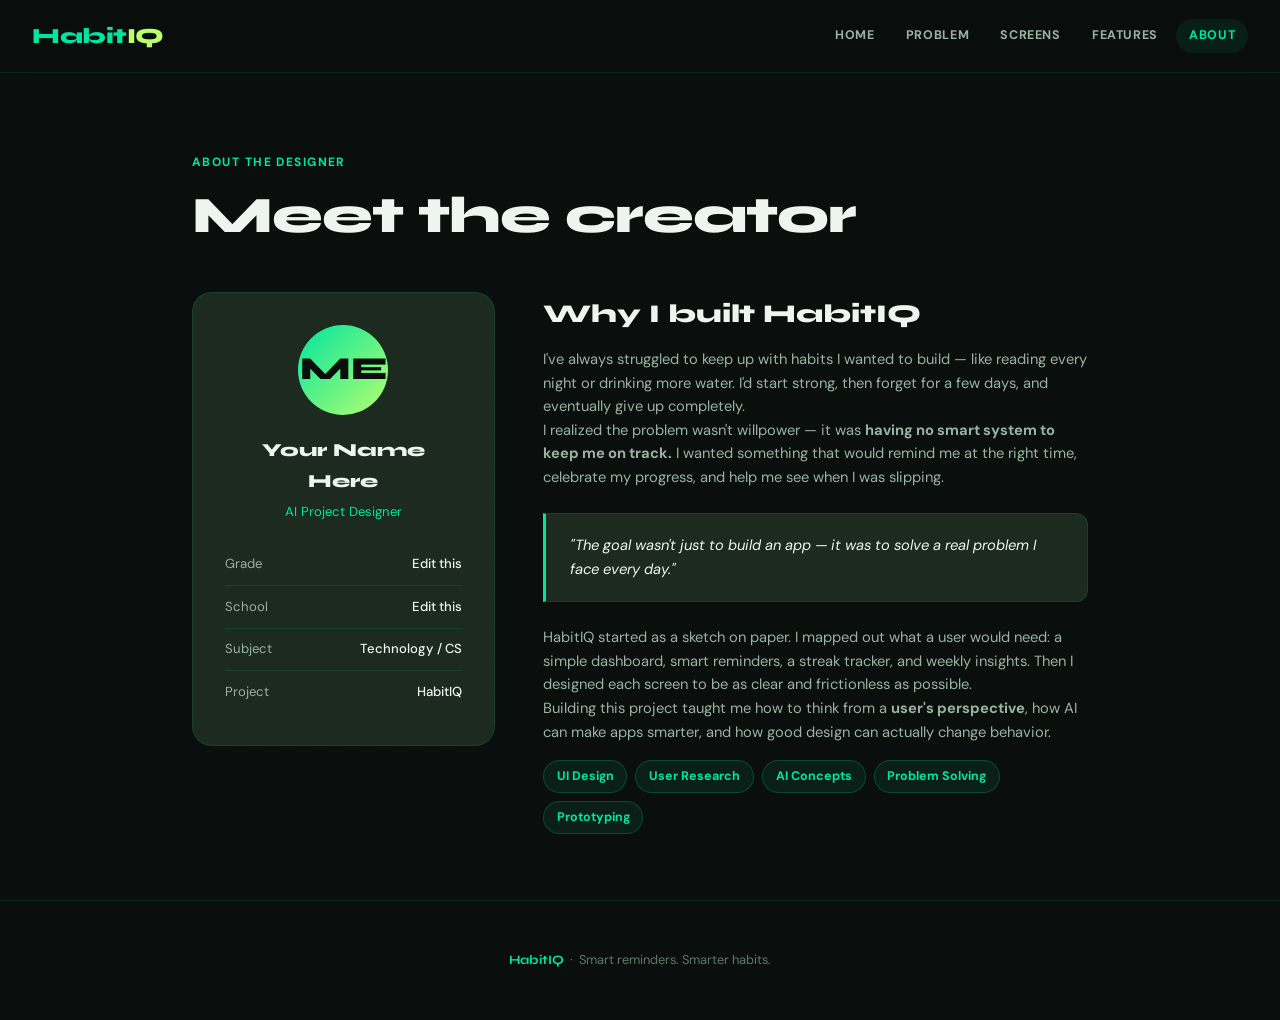
<file: about.html>
<!DOCTYPE html>
<html lang="en">
<head>
<meta charset="UTF-8">
<meta name="viewport" content="width=device-width, initial-scale=1.0">
<title>HabitIQ — About the Designer</title>
<link rel="stylesheet" href="style.css">
</head>
<body>
<div class="dot-bg"></div>
<nav>
  <a class="nav-logo" href="index.html">Habit<span>IQ</span></a>
  <div class="nav-links">
    <a href="index.html">Home</a>
    <a href="problem.html">Problem</a>
    <a href="screens.html">Screens</a>
    <a href="features.html">Features</a>
    <a href="about.html" class="active">About</a>
  </div>
</nav>

<div class="page-wrap">
  <div class="section">
    <div class="section-eyebrow">About the designer</div>
    <h1 class="section-title">Meet the creator</h1>

    <div class="about-layout">
      <div class="about-card">
        <div class="about-avatar">ME</div>
        <div class="about-name">Your Name Here</div>
        <div class="about-role">AI Project Designer</div>
        <div style="text-align:left;margin-top:1rem;">
          <div class="about-detail"><span>Grade</span><span>Edit this</span></div>
          <div class="about-detail"><span>School</span><span>Edit this</span></div>
          <div class="about-detail"><span>Subject</span><span>Technology / CS</span></div>
          <div class="about-detail"><span>Project</span><span>HabitIQ</span></div>
        </div>
      </div>

      <div class="about-story">
        <h2>Why I built HabitIQ</h2>
        <p>I've always struggled to keep up with habits I wanted to build — like reading every night or drinking more water. I'd start strong, then forget for a few days, and eventually give up completely.</p>
        <p>I realized the problem wasn't willpower — it was <strong>having no smart system to keep me on track.</strong> I wanted something that would remind me at the right time, celebrate my progress, and help me see when I was slipping.</p>
        <div class="quote-block">
          <p>"The goal wasn't just to build an app — it was to solve a real problem I face every day."</p>
        </div>
        <p>HabitIQ started as a sketch on paper. I mapped out what a user would need: a simple dashboard, smart reminders, a streak tracker, and weekly insights. Then I designed each screen to be as clear and frictionless as possible.</p>
        <p>Building this project taught me how to think from a <strong>user's perspective</strong>, how AI can make apps smarter, and how good design can actually change behavior.</p>
        <div class="skills-row">
          <span class="skill-badge">UI Design</span>
          <span class="skill-badge">User Research</span>
          <span class="skill-badge">AI Concepts</span>
          <span class="skill-badge">Problem Solving</span>
          <span class="skill-badge">Prototyping</span>
        </div>
      </div>
    </div>
  </div>
</div>

<footer><strong>HabitIQ</strong> &nbsp;·&nbsp; Smart reminders. Smarter habits.</footer>
</body>
</html>
</file>
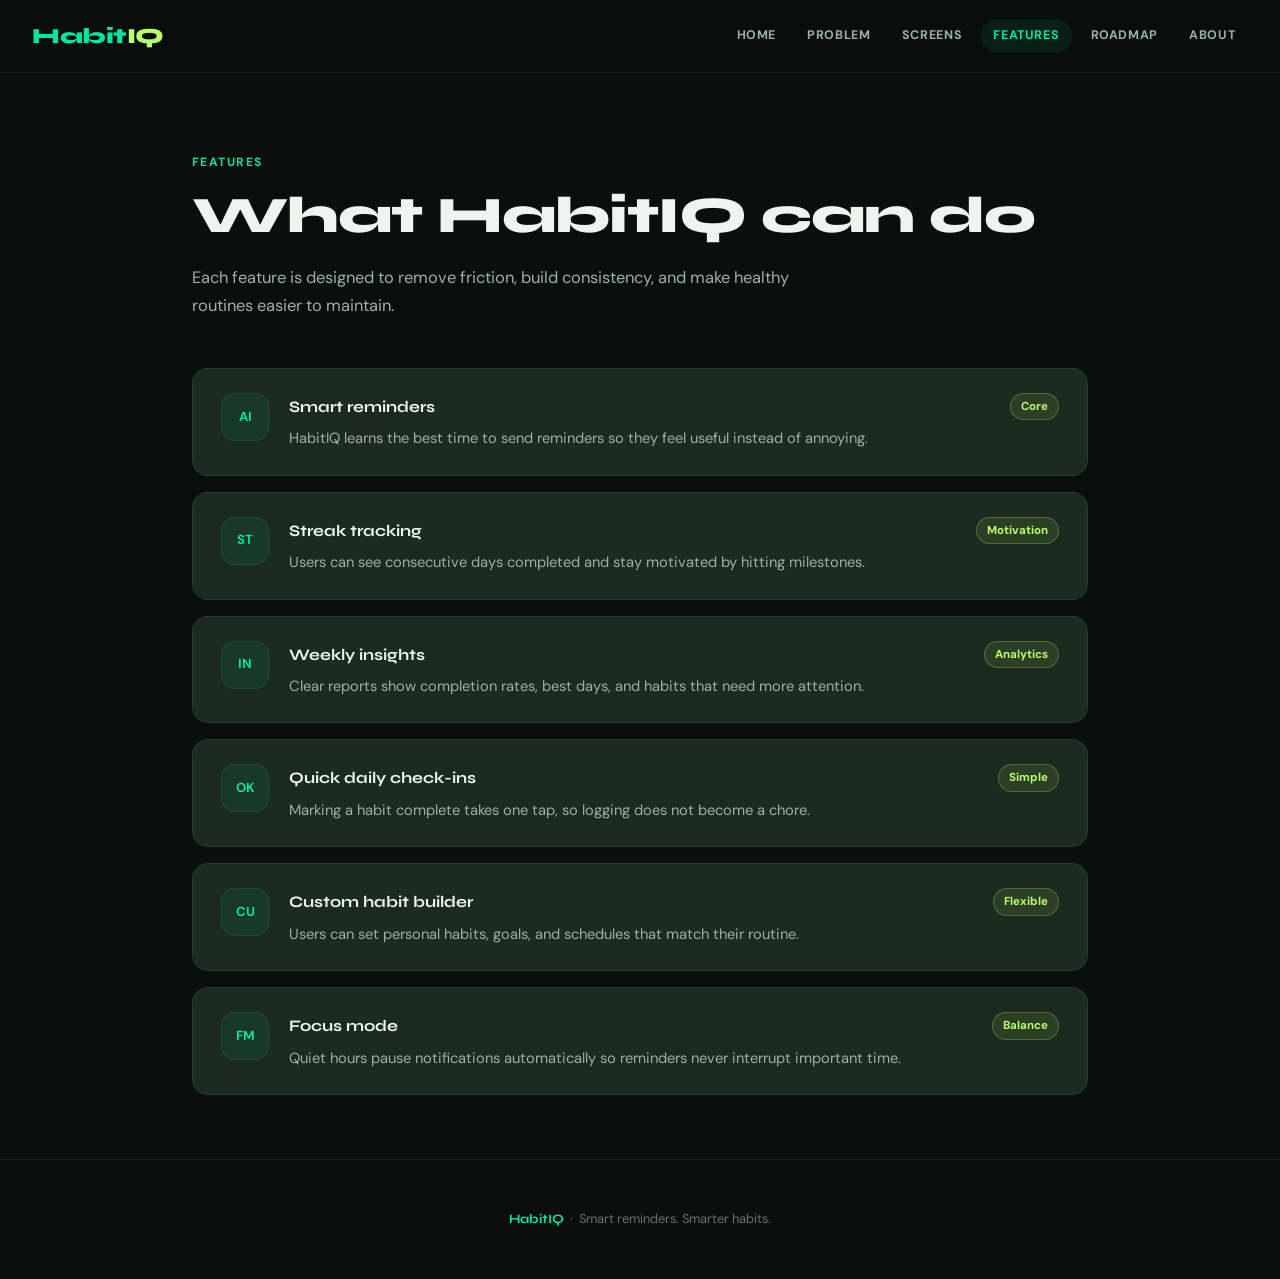
<file: features.html>
<!DOCTYPE html>
<html lang="en">
<head>
<meta charset="UTF-8">
<meta name="viewport" content="width=device-width, initial-scale=1.0">
<title>HabitIQ - Features</title>
<link rel="stylesheet" href="style.css">
</head>
<body>
<div class="dot-bg"></div>
<nav>
  <a class="nav-logo" href="index.html">Habit<span>IQ</span></a>
  <div class="nav-links">
    <a href="index.html">Home</a>
    <a href="problem.html">Problem</a>
    <a href="screens.html">Screens</a>
    <a href="features.html" class="active">Features</a>
    <a href="roadmap.html">Roadmap</a>
    <a href="about.html">About</a>
  </div>
</nav>

<div class="page-wrap">
  <div class="section">
    <div class="section-eyebrow">Features</div>
    <h1 class="section-title">What HabitIQ can do</h1>
    <p class="section-body">Each feature is designed to remove friction, build consistency, and make healthy routines easier to maintain.</p>

    <div class="features-list">
      <div class="feature-row">
        <div class="feature-icon">AI</div>
        <div class="feature-text">
          <h3>Smart reminders</h3>
          <p>HabitIQ learns the best time to send reminders so they feel useful instead of annoying.</p>
        </div>
        <div class="feature-tag">Core</div>
      </div>
      <div class="feature-row">
        <div class="feature-icon">ST</div>
        <div class="feature-text">
          <h3>Streak tracking</h3>
          <p>Users can see consecutive days completed and stay motivated by hitting milestones.</p>
        </div>
        <div class="feature-tag">Motivation</div>
      </div>
      <div class="feature-row">
        <div class="feature-icon">IN</div>
        <div class="feature-text">
          <h3>Weekly insights</h3>
          <p>Clear reports show completion rates, best days, and habits that need more attention.</p>
        </div>
        <div class="feature-tag">Analytics</div>
      </div>
      <div class="feature-row">
        <div class="feature-icon">OK</div>
        <div class="feature-text">
          <h3>Quick daily check-ins</h3>
          <p>Marking a habit complete takes one tap, so logging does not become a chore.</p>
        </div>
        <div class="feature-tag">Simple</div>
      </div>
      <div class="feature-row">
        <div class="feature-icon">CU</div>
        <div class="feature-text">
          <h3>Custom habit builder</h3>
          <p>Users can set personal habits, goals, and schedules that match their routine.</p>
        </div>
        <div class="feature-tag">Flexible</div>
      </div>
      <div class="feature-row">
        <div class="feature-icon">FM</div>
        <div class="feature-text">
          <h3>Focus mode</h3>
          <p>Quiet hours pause notifications automatically so reminders never interrupt important time.</p>
        </div>
        <div class="feature-tag">Balance</div>
      </div>
    </div>
  </div>
</div>

<footer><strong>HabitIQ</strong> &nbsp;&middot;&nbsp; Smart reminders. Smarter habits.</footer>
</body>
</html>
</file>
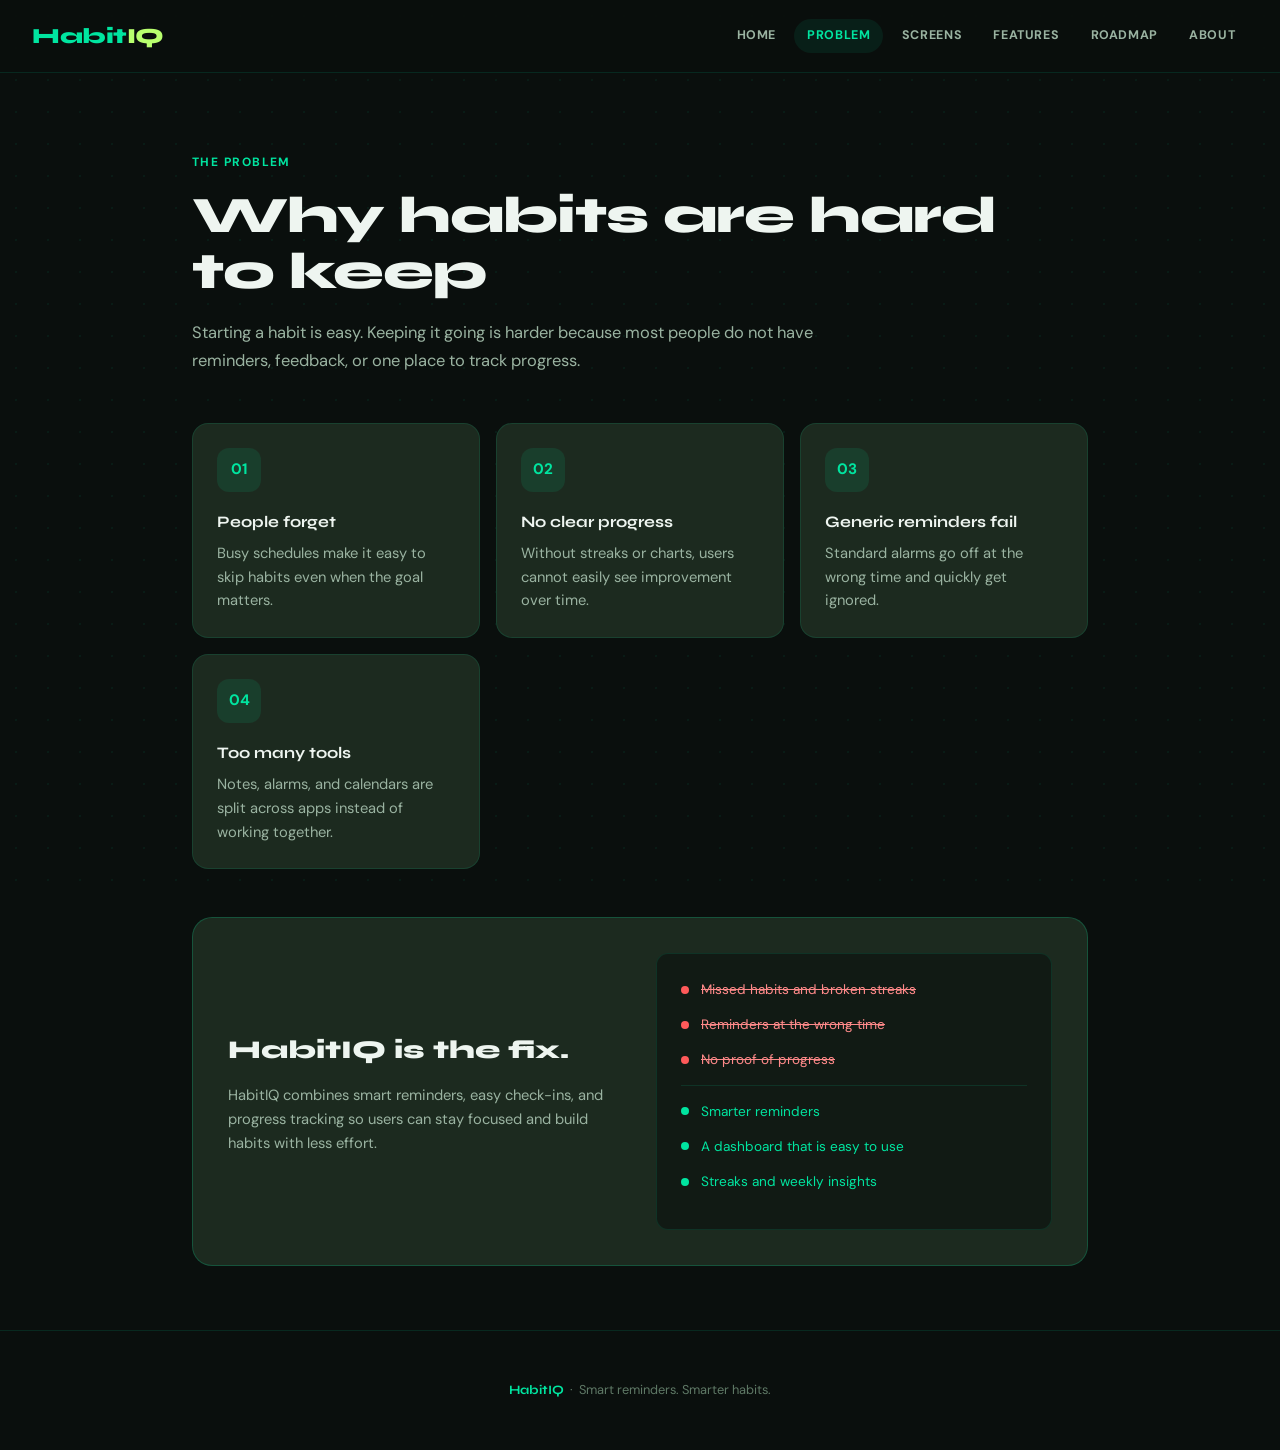
<file: problem.html>
<!DOCTYPE html>
<html lang="en">
<head>
<meta charset="UTF-8">
<meta name="viewport" content="width=device-width, initial-scale=1.0">
<title>HabitIQ - The Problem</title>
<link rel="stylesheet" href="style.css">
</head>
<body>
<div class="dot-bg"></div>
<nav>
  <a class="nav-logo" href="index.html">Habit<span>IQ</span></a>
  <div class="nav-links">
    <a href="index.html">Home</a>
    <a href="problem.html" class="active">Problem</a>
    <a href="screens.html">Screens</a>
    <a href="features.html">Features</a>
    <a href="roadmap.html">Roadmap</a>
    <a href="about.html">About</a>
  </div>
</nav>

<div class="page-wrap">
  <div class="section">
    <div class="section-eyebrow">The problem</div>
    <h1 class="section-title">Why habits are hard to keep</h1>
    <p class="section-body">Starting a habit is easy. Keeping it going is harder because most people do not have reminders, feedback, or one place to track progress.</p>

    <div class="problem-grid">
      <div class="problem-card">
        <div class="problem-icon">01</div>
        <h3>People forget</h3>
        <p>Busy schedules make it easy to skip habits even when the goal matters.</p>
      </div>
      <div class="problem-card">
        <div class="problem-icon">02</div>
        <h3>No clear progress</h3>
        <p>Without streaks or charts, users cannot easily see improvement over time.</p>
      </div>
      <div class="problem-card">
        <div class="problem-icon">03</div>
        <h3>Generic reminders fail</h3>
        <p>Standard alarms go off at the wrong time and quickly get ignored.</p>
      </div>
      <div class="problem-card">
        <div class="problem-icon">04</div>
        <h3>Too many tools</h3>
        <p>Notes, alarms, and calendars are split across apps instead of working together.</p>
      </div>
    </div>

    <div class="solution-block">
      <div>
        <h2>HabitIQ is the fix.</h2>
        <p>HabitIQ combines smart reminders, easy check-ins, and progress tracking so users can stay focused and build habits with less effort.</p>
      </div>
      <div class="solution-visual">
        <div class="vs-row"><div class="vs-dot bad"></div><span class="vs-text bad">Missed habits and broken streaks</span></div>
        <div class="vs-row"><div class="vs-dot bad"></div><span class="vs-text bad">Reminders at the wrong time</span></div>
        <div class="vs-row"><div class="vs-dot bad"></div><span class="vs-text bad">No proof of progress</span></div>
        <div class="divider"></div>
        <div class="vs-row"><div class="vs-dot good"></div><span class="vs-text good">Smarter reminders</span></div>
        <div class="vs-row"><div class="vs-dot good"></div><span class="vs-text good">A dashboard that is easy to use</span></div>
        <div class="vs-row"><div class="vs-dot good"></div><span class="vs-text good">Streaks and weekly insights</span></div>
      </div>
    </div>
  </div>
</div>

<footer><strong>HabitIQ</strong> &nbsp;&middot;&nbsp; Smart reminders. Smarter habits.</footer>
</body>
</html>
</file>
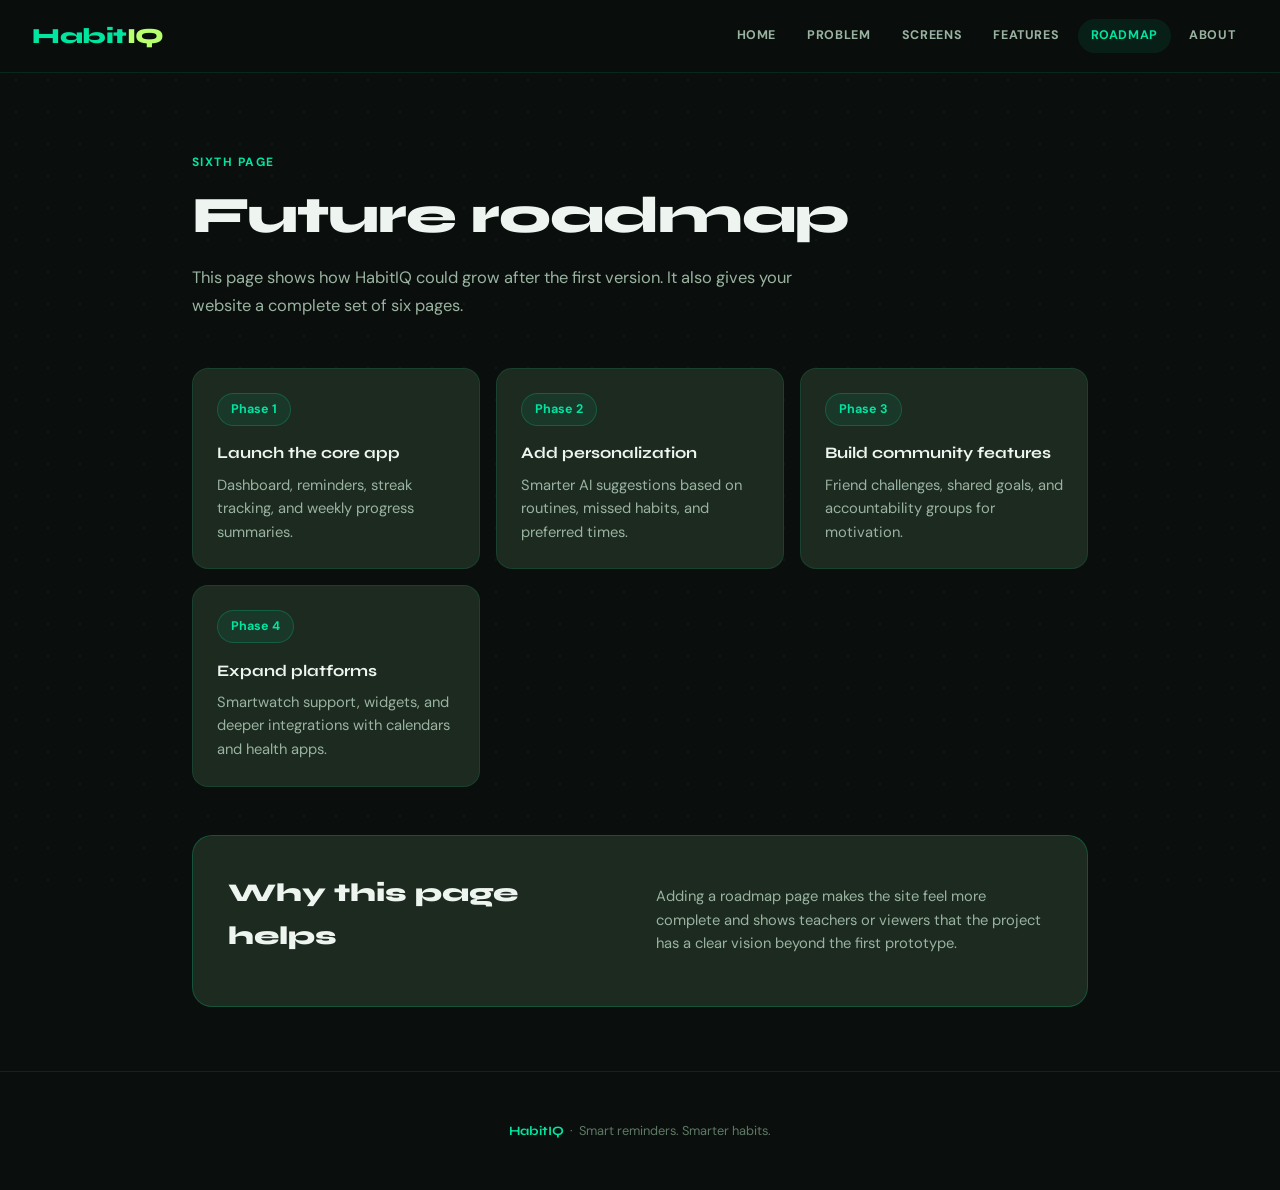
<file: roadmap.html>
<!DOCTYPE html>
<html lang="en">
<head>
<meta charset="UTF-8">
<meta name="viewport" content="width=device-width, initial-scale=1.0">
<title>HabitIQ - Roadmap</title>
<link rel="stylesheet" href="style.css">
</head>
<body>
<div class="dot-bg"></div>
<nav>
  <a class="nav-logo" href="index.html">Habit<span>IQ</span></a>
  <div class="nav-links">
    <a href="index.html">Home</a>
    <a href="problem.html">Problem</a>
    <a href="screens.html">Screens</a>
    <a href="features.html">Features</a>
    <a href="roadmap.html" class="active">Roadmap</a>
    <a href="about.html">About</a>
  </div>
</nav>

<div class="page-wrap">
  <div class="section">
    <div class="section-eyebrow">Sixth page</div>
    <h1 class="section-title">Future roadmap</h1>
    <p class="section-body">This page shows how HabitIQ could grow after the first version. It also gives your website a complete set of six pages.</p>

    <div class="roadmap-grid">
      <div class="roadmap-card">
        <div class="roadmap-step">Phase 1</div>
        <h3>Launch the core app</h3>
        <p>Dashboard, reminders, streak tracking, and weekly progress summaries.</p>
      </div>
      <div class="roadmap-card">
        <div class="roadmap-step">Phase 2</div>
        <h3>Add personalization</h3>
        <p>Smarter AI suggestions based on routines, missed habits, and preferred times.</p>
      </div>
      <div class="roadmap-card">
        <div class="roadmap-step">Phase 3</div>
        <h3>Build community features</h3>
        <p>Friend challenges, shared goals, and accountability groups for motivation.</p>
      </div>
      <div class="roadmap-card">
        <div class="roadmap-step">Phase 4</div>
        <h3>Expand platforms</h3>
        <p>Smartwatch support, widgets, and deeper integrations with calendars and health apps.</p>
      </div>
    </div>

    <div class="roadmap-banner">
      <h2>Why this page helps</h2>
      <p>Adding a roadmap page makes the site feel more complete and shows teachers or viewers that the project has a clear vision beyond the first prototype.</p>
    </div>
  </div>
</div>

<footer><strong>HabitIQ</strong> &nbsp;&middot;&nbsp; Smart reminders. Smarter habits.</footer>
</body>
</html>
</file>
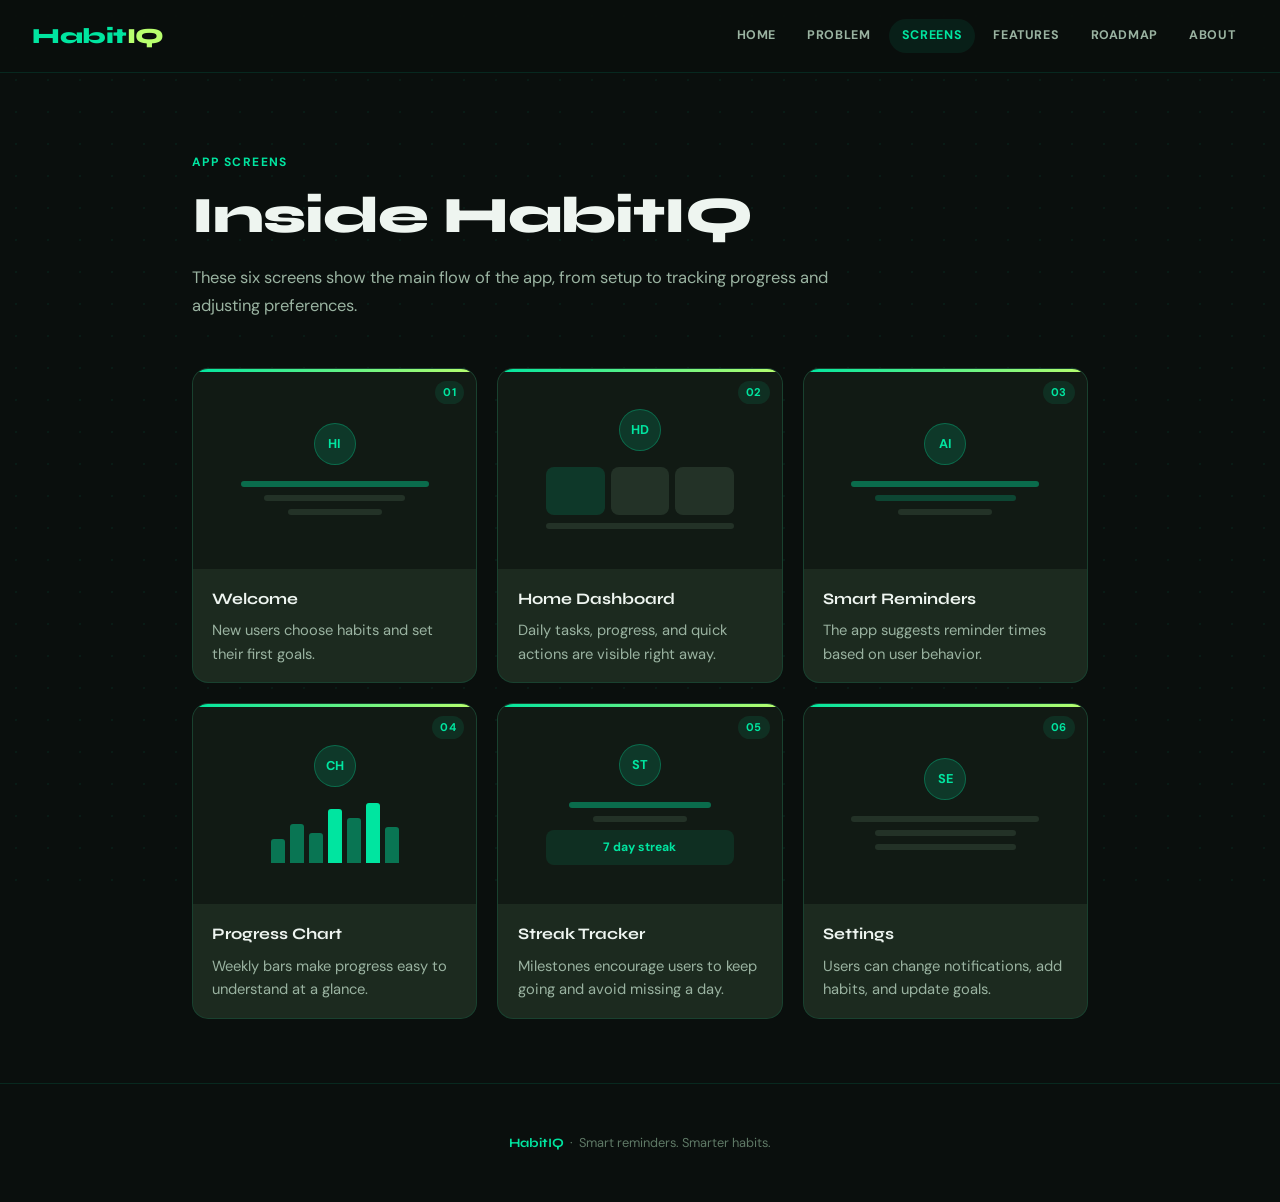
<file: screens.html>
<!DOCTYPE html>
<html lang="en">
<head>
<meta charset="UTF-8">
<meta name="viewport" content="width=device-width, initial-scale=1.0">
<title>HabitIQ - Screens</title>
<link rel="stylesheet" href="style.css">
</head>
<body>
<div class="dot-bg"></div>
<nav>
  <a class="nav-logo" href="index.html">Habit<span>IQ</span></a>
  <div class="nav-links">
    <a href="index.html">Home</a>
    <a href="problem.html">Problem</a>
    <a href="screens.html" class="active">Screens</a>
    <a href="features.html">Features</a>
    <a href="roadmap.html">Roadmap</a>
    <a href="about.html">About</a>
  </div>
</nav>

<div class="page-wrap">
  <div class="section">
    <div class="section-eyebrow">App screens</div>
    <h1 class="section-title">Inside HabitIQ</h1>
    <p class="section-body">These six screens show the main flow of the app, from setup to tracking progress and adjusting preferences.</p>

    <div class="screens-grid">
      <div class="screen-card">
        <div class="screen-mockup">
          <span class="screen-num">01</span>
          <div class="mock-circle">HI</div>
          <div class="mock-bar w80 mint mock-gap"></div>
          <div class="mock-bar w60"></div>
          <div class="mock-bar w40"></div>
        </div>
        <div class="screen-label">
          <h3>Welcome</h3>
          <p>New users choose habits and set their first goals.</p>
        </div>
      </div>

      <div class="screen-card">
        <div class="screen-mockup">
          <span class="screen-num">02</span>
          <div class="mock-circle">HD</div>
          <div class="mini-panels mock-gap">
            <div class="mini-panel active"></div>
            <div class="mini-panel"></div>
            <div class="mini-panel"></div>
          </div>
          <div class="mock-bar w80"></div>
        </div>
        <div class="screen-label">
          <h3>Home Dashboard</h3>
          <p>Daily tasks, progress, and quick actions are visible right away.</p>
        </div>
      </div>

      <div class="screen-card">
        <div class="screen-mockup">
          <span class="screen-num">03</span>
          <div class="mock-circle">AI</div>
          <div class="mock-bar w80 mint mock-gap"></div>
          <div class="mock-bar w60 mint soft"></div>
          <div class="mock-bar w40"></div>
        </div>
        <div class="screen-label">
          <h3>Smart Reminders</h3>
          <p>The app suggests reminder times based on user behavior.</p>
        </div>
      </div>

      <div class="screen-card">
        <div class="screen-mockup">
          <span class="screen-num">04</span>
          <div class="mock-circle">CH</div>
          <div class="chart-bars mock-gap">
            <div class="bar h40"></div>
            <div class="bar h65"></div>
            <div class="bar h50"></div>
            <div class="bar h90 active"></div>
            <div class="bar h75"></div>
            <div class="bar h100 active"></div>
            <div class="bar h60"></div>
          </div>
        </div>
        <div class="screen-label">
          <h3>Progress Chart</h3>
          <p>Weekly bars make progress easy to understand at a glance.</p>
        </div>
      </div>

      <div class="screen-card">
        <div class="screen-mockup">
          <span class="screen-num">05</span>
          <div class="mock-circle">ST</div>
          <div class="mock-bar w60 mint mock-gap"></div>
          <div class="mock-bar w40"></div>
          <div class="streak-pill">7 day streak</div>
        </div>
        <div class="screen-label">
          <h3>Streak Tracker</h3>
          <p>Milestones encourage users to keep going and avoid missing a day.</p>
        </div>
      </div>

      <div class="screen-card">
        <div class="screen-mockup">
          <span class="screen-num">06</span>
          <div class="mock-circle">SE</div>
          <div class="mock-bar w80 mock-gap"></div>
          <div class="mock-bar w60"></div>
          <div class="mock-bar w60"></div>
        </div>
        <div class="screen-label">
          <h3>Settings</h3>
          <p>Users can change notifications, add habits, and update goals.</p>
        </div>
      </div>
    </div>
  </div>
</div>

<footer><strong>HabitIQ</strong> &nbsp;&middot;&nbsp; Smart reminders. Smarter habits.</footer>
</body>
</html>
</file>
<file: style.css>
@import url('https://fonts.googleapis.com/css2?family=Syne:wght@400;500;600;700;800&family=DM+Sans:wght@300;400;500;700&display=swap');

*, *::before, *::after {
  box-sizing: border-box;
  margin: 0;
  padding: 0;
}

:root {
  --mint: #00e5a0;
  --mint-dim: #00c488;
  --dark: #0a0f0d;
  --dark2: #111a14;
  --surface: #1c2a1f;
  --surface2: #233227;
  --text: #eef5f0;
  --text-dim: #9ab3a1;
  --text-muted: #5f7966;
  --accent: #b8ff6e;
  --border: rgba(0, 229, 160, 0.12);
  --border2: rgba(0, 229, 160, 0.22);
}

html {
  scroll-behavior: smooth;
}

body {
  background: var(--dark);
  color: var(--text);
  font-family: "DM Sans", sans-serif;
  font-size: 16px;
  line-height: 1.7;
  overflow-x: hidden;
}

nav {
  position: fixed;
  top: 0;
  left: 0;
  right: 0;
  z-index: 100;
  display: flex;
  align-items: center;
  justify-content: space-between;
  gap: 1rem;
  padding: 1.1rem 2rem;
  background: rgba(10, 15, 13, 0.88);
  backdrop-filter: blur(16px);
  border-bottom: 0.5px solid var(--border);
}

.nav-logo {
  color: var(--mint);
  font-family: "Syne", sans-serif;
  font-size: 1.35rem;
  font-weight: 800;
  letter-spacing: -0.02em;
  text-decoration: none;
  white-space: nowrap;
}

.nav-logo span {
  color: var(--accent);
}

.nav-links {
  display: flex;
  flex-wrap: wrap;
  justify-content: flex-end;
  gap: 0.35rem;
}

.nav-links a {
  color: var(--text-dim);
  font-size: 0.78rem;
  font-weight: 700;
  letter-spacing: 0.05em;
  padding: 0.42rem 0.8rem;
  border-radius: 999px;
  text-decoration: none;
  text-transform: uppercase;
  transition: color 0.2s ease, background 0.2s ease;
}

.nav-links a:hover,
.nav-links a.active {
  color: var(--mint);
  background: rgba(0, 229, 160, 0.08);
}

.dot-bg {
  position: fixed;
  inset: 0;
  z-index: -1;
  pointer-events: none;
  background-image: radial-gradient(circle, rgba(0, 229, 160, 0.06) 1px, transparent 1px);
  background-size: 32px 32px;
}

.page-wrap {
  min-height: 100vh;
  padding-top: 88px;
}

.section {
  max-width: 960px;
  margin: 0 auto;
  padding: 4rem 2rem;
}

.section-eyebrow {
  margin-bottom: 1rem;
  color: var(--mint);
  font-size: 0.75rem;
  font-weight: 700;
  letter-spacing: 0.12em;
  text-transform: uppercase;
}

.section-title {
  margin-bottom: 1.25rem;
  font-family: "Syne", sans-serif;
  font-size: clamp(2rem, 5vw, 3.2rem);
  font-weight: 800;
  letter-spacing: -0.02em;
  line-height: 1.08;
}

.section-body {
  max-width: 650px;
  color: var(--text-dim);
  font-size: 1.03rem;
}

.btn-primary,
.btn-outline {
  display: inline-block;
  padding: 0.85rem 2rem;
  border-radius: 999px;
  font-size: 0.92rem;
  font-weight: 700;
  letter-spacing: 0.02em;
  text-decoration: none;
  transition: transform 0.2s ease, box-shadow 0.2s ease, color 0.2s ease, border-color 0.2s ease;
}

.btn-primary {
  background: var(--mint);
  color: var(--dark);
}

.btn-primary:hover {
  transform: translateY(-2px);
  box-shadow: 0 10px 32px rgba(0, 229, 160, 0.28);
}

.btn-outline {
  border: 0.5px solid var(--border2);
  color: var(--text);
}

.btn-outline:hover {
  color: var(--mint);
  border-color: var(--mint);
}

@keyframes fadeUp {
  from {
    opacity: 0;
    transform: translateY(18px);
  }

  to {
    opacity: 1;
    transform: translateY(0);
  }
}

@keyframes pulse {
  0%, 100% {
    opacity: 1;
    transform: scale(1);
  }

  50% {
    opacity: 0.45;
    transform: scale(0.75);
  }
}

.home-hero {
  position: relative;
  overflow: hidden;
  min-height: calc(100vh - 88px);
  display: flex;
  flex-direction: column;
  align-items: center;
  justify-content: center;
  padding: 4rem 2rem;
  text-align: center;
}

.home-hero::before {
  content: "";
  position: absolute;
  top: -200px;
  left: 50%;
  transform: translateX(-50%);
  width: min(700px, 90vw);
  height: min(700px, 90vw);
  border-radius: 50%;
  background: radial-gradient(circle, rgba(0, 229, 160, 0.08) 0%, transparent 70%);
}

.home-eyebrow {
  display: inline-flex;
  align-items: center;
  gap: 0.5rem;
  margin-bottom: 2rem;
  padding: 0.35rem 1rem;
  border: 0.5px solid var(--border2);
  border-radius: 999px;
  background: rgba(0, 229, 160, 0.08);
  color: var(--mint);
  font-size: 0.78rem;
  font-weight: 700;
  letter-spacing: 0.08em;
  text-transform: uppercase;
  animation: fadeUp 0.6s ease both;
}

.home-eyebrow::before {
  content: "";
  width: 6px;
  height: 6px;
  border-radius: 50%;
  background: var(--mint);
  animation: pulse 2s ease infinite;
}

.home-title {
  margin-bottom: 1.5rem;
  font-family: "Syne", sans-serif;
  font-size: clamp(3rem, 8vw, 6.3rem);
  font-weight: 800;
  letter-spacing: -0.03em;
  line-height: 1.02;
  animation: fadeUp 0.6s 0.1s ease both;
}

.home-title .iq {
  color: var(--mint);
}

.home-title .line2 {
  display: block;
  color: var(--accent);
  font-style: italic;
}

.home-tagline {
  max-width: 580px;
  margin-bottom: 3rem;
  color: var(--text-dim);
  font-size: clamp(1rem, 2.5vw, 1.22rem);
  font-weight: 400;
  animation: fadeUp 0.6s 0.2s ease both;
}

.home-cta-row {
  display: flex;
  flex-wrap: wrap;
  justify-content: center;
  gap: 1rem;
  animation: fadeUp 0.6s 0.3s ease both;
}

.home-stats {
  display: flex;
  flex-wrap: wrap;
  justify-content: center;
  gap: 3rem;
  margin-top: 5rem;
  animation: fadeUp 0.6s 0.4s ease both;
}

.stat {
  text-align: center;
}

.stat-num {
  color: var(--mint);
  font-family: "Syne", sans-serif;
  font-size: 2.2rem;
  font-weight: 800;
  line-height: 1;
}

.stat-label {
  margin-top: 0.3rem;
  color: var(--text-muted);
  font-size: 0.8rem;
  letter-spacing: 0.06em;
  text-transform: uppercase;
}

.problem-grid,
.roadmap-grid {
  display: grid;
  grid-template-columns: repeat(auto-fit, minmax(220px, 1fr));
  gap: 1rem;
  margin-top: 3rem;
}

.problem-card,
.roadmap-card {
  background: var(--surface);
  border: 0.5px solid var(--border);
  border-radius: 16px;
  padding: 1.5rem;
  transition: border-color 0.2s ease, transform 0.2s ease;
}

.problem-card:hover,
.roadmap-card:hover,
.screen-card:hover,
.feature-row:hover {
  transform: translateY(-3px);
  border-color: var(--border2);
}

.problem-icon {
  width: 44px;
  height: 44px;
  margin-bottom: 1rem;
  display: flex;
  align-items: center;
  justify-content: center;
  border-radius: 12px;
  background: rgba(0, 229, 160, 0.1);
  color: var(--mint);
  font-size: 0.95rem;
  font-weight: 700;
}

.problem-card h3,
.roadmap-card h3,
.screen-label h3,
.feature-text h3 {
  margin-bottom: 0.45rem;
  font-family: "Syne", sans-serif;
  font-size: 1rem;
  font-weight: 700;
}

.problem-card p,
.roadmap-card p,
.screen-label p,
.feature-text p,
.about-story p,
.solution-block p,
.roadmap-banner p {
  color: var(--text-dim);
  font-size: 0.92rem;
  line-height: 1.6;
}

.solution-block,
.roadmap-banner {
  display: grid;
  grid-template-columns: 1fr 1fr;
  gap: 2rem;
  align-items: center;
  margin-top: 3rem;
  padding: 2.2rem;
  background: var(--surface);
  border: 0.5px solid var(--border2);
  border-radius: 20px;
}

.solution-block h2,
.about-story h2,
.roadmap-banner h2 {
  margin-bottom: 0.8rem;
  font-family: "Syne", sans-serif;
  font-size: 1.6rem;
  font-weight: 800;
}

.solution-visual {
  padding: 1.5rem;
  background: var(--dark2);
  border: 0.5px solid var(--border);
  border-radius: 12px;
}

.vs-row {
  display: flex;
  align-items: center;
  gap: 0.75rem;
  margin-bottom: 0.75rem;
}

.vs-dot {
  width: 8px;
  height: 8px;
  border-radius: 50%;
  flex-shrink: 0;
}

.vs-dot.bad {
  background: #ff5a5a;
}

.vs-dot.good {
  background: var(--mint);
}

.vs-text {
  font-size: 0.85rem;
}

.vs-text.bad {
  color: #ff8a8a;
  text-decoration: line-through;
}

.vs-text.good {
  color: var(--mint);
}

.divider {
  height: 1px;
  margin: 0.85rem 0;
  background: var(--border);
}

.screens-grid {
  display: grid;
  grid-template-columns: repeat(auto-fit, minmax(220px, 1fr));
  gap: 1.25rem;
  margin-top: 3rem;
}

.screen-card,
.feature-row,
.about-card,
.quote-block {
  background: var(--surface);
  border: 0.5px solid var(--border);
}

.screen-card {
  overflow: hidden;
  border-radius: 16px;
  transition: border-color 0.2s ease, transform 0.2s ease;
}

.screen-mockup {
  position: relative;
  overflow: hidden;
  height: 200px;
  display: flex;
  flex-direction: column;
  align-items: center;
  justify-content: center;
  gap: 0.5rem;
  padding: 1.5rem;
  background: var(--dark2);
}

.screen-mockup::before {
  content: "";
  position: absolute;
  top: 0;
  left: 0;
  right: 0;
  height: 3px;
  background: linear-gradient(90deg, var(--mint), var(--accent));
}

.screen-num {
  position: absolute;
  top: 0.75rem;
  right: 0.75rem;
  padding: 2px 8px;
  border-radius: 999px;
  background: rgba(0, 229, 160, 0.1);
  color: var(--mint);
  font-size: 0.7rem;
  font-weight: 700;
  letter-spacing: 0.05em;
}

.mock-circle {
  width: 42px;
  height: 42px;
  display: flex;
  align-items: center;
  justify-content: center;
  border-radius: 50%;
  border: 1.5px solid rgba(0, 229, 160, 0.3);
  background: rgba(0, 229, 160, 0.15);
  color: var(--mint);
  font-size: 0.8rem;
  font-weight: 700;
}

.mock-gap {
  margin-top: 0.5rem;
}

.mock-bar {
  height: 6px;
  border-radius: 4px;
  background: var(--surface2);
}

.mock-bar.w80 { width: 80%; }
.mock-bar.w60 { width: 60%; }
.mock-bar.w40 { width: 40%; }
.mock-bar.mint { background: rgba(0, 229, 160, 0.4); }
.mock-bar.soft { opacity: 0.55; }

.mini-panels {
  display: flex;
  gap: 6px;
  width: 80%;
}

.mini-panel {
  flex: 1;
  height: 48px;
  border-radius: 8px;
  background: var(--surface2);
}

.mini-panel.active {
  background: rgba(0, 229, 160, 0.15);
}

.chart-bars {
  display: flex;
  align-items: flex-end;
  gap: 5px;
  height: 60px;
}

.bar {
  width: 14px;
  border-radius: 3px 3px 0 0;
  background: rgba(0, 229, 160, 0.45);
}

.bar.active {
  background: var(--mint);
}

.h40 { height: 40%; }
.h50 { height: 50%; }
.h60 { height: 60%; }
.h65 { height: 65%; }
.h75 { height: 75%; }
.h90 { height: 90%; }
.h100 { height: 100%; }

.streak-pill {
  width: 80%;
  padding: 0.45rem 0.6rem;
  border-radius: 8px;
  background: rgba(0, 229, 160, 0.1);
  color: var(--mint);
  font-size: 0.76rem;
  font-weight: 700;
  text-align: center;
}

.screen-label {
  padding: 1rem 1.2rem;
}

.features-list {
  display: flex;
  flex-direction: column;
  gap: 1rem;
  margin-top: 3rem;
}

.feature-row {
  display: flex;
  align-items: flex-start;
  gap: 1.25rem;
  padding: 1.5rem 1.75rem;
  border-radius: 16px;
  transition: border-color 0.2s ease, transform 0.2s ease;
}

.feature-icon {
  width: 48px;
  height: 48px;
  flex-shrink: 0;
  display: flex;
  align-items: center;
  justify-content: center;
  border-radius: 14px;
  background: rgba(0, 229, 160, 0.08);
  border: 0.5px solid var(--border);
  color: var(--mint);
  font-size: 0.82rem;
  font-weight: 700;
}

.feature-tag {
  margin-left: auto;
  flex-shrink: 0;
  padding: 3px 10px;
  border-radius: 999px;
  background: rgba(184, 255, 110, 0.1);
  border: 0.5px solid rgba(184, 255, 110, 0.25);
  color: var(--accent);
  font-size: 0.72rem;
  font-weight: 700;
}

.about-layout {
  display: grid;
  grid-template-columns: 1fr 1.8fr;
  gap: 3rem;
  align-items: start;
  margin-top: 3rem;
}

.about-card {
  border-radius: 20px;
  padding: 2rem;
  text-align: center;
}

.about-avatar {
  width: 90px;
  height: 90px;
  margin: 0 auto 1.25rem;
  display: flex;
  align-items: center;
  justify-content: center;
  border-radius: 50%;
  background: linear-gradient(135deg, var(--mint), var(--accent));
  color: var(--dark);
  font-family: "Syne", sans-serif;
  font-size: 2rem;
  font-weight: 800;
}

.about-name {
  margin-bottom: 0.25rem;
  font-family: "Syne", sans-serif;
  font-size: 1.15rem;
  font-weight: 800;
}

.about-role {
  margin-bottom: 1.25rem;
  color: var(--mint);
  font-size: 0.82rem;
}

.about-info {
  margin-top: 1rem;
  text-align: left;
}

.about-detail {
  display: flex;
  justify-content: space-between;
  gap: 1rem;
  padding: 0.6rem 0;
  border-bottom: 0.5px solid var(--border);
  color: var(--text-dim);
  font-size: 0.82rem;
}

.about-detail:last-child {
  border-bottom: none;
}

.about-detail span:last-child {
  color: var(--text);
  font-weight: 500;
  text-align: right;
}

.quote-block {
  margin: 1.5rem 0;
  padding: 1.25rem 1.5rem;
  border-left: 3px solid var(--mint);
  border-radius: 0 12px 12px 0;
}

.quote-block p {
  color: var(--text);
  font-style: italic;
}

.skills-row {
  display: flex;
  flex-wrap: wrap;
  gap: 0.5rem;
  margin-top: 1rem;
}

.skill-badge,
.roadmap-step {
  display: inline-block;
  padding: 0.3rem 0.8rem;
  border-radius: 999px;
  background: rgba(0, 229, 160, 0.08);
  border: 0.5px solid var(--border2);
  color: var(--mint);
  font-size: 0.78rem;
  font-weight: 700;
}

.roadmap-step {
  margin-bottom: 0.85rem;
}

footer {
  padding: 3rem 2rem;
  border-top: 0.5px solid var(--border);
  color: var(--text-muted);
  font-size: 0.8rem;
  text-align: center;
}

footer strong {
  color: var(--mint);
  font-family: "Syne", sans-serif;
}

@media (max-width: 820px) {
  nav {
    padding: 1rem 1.2rem;
    align-items: flex-start;
    flex-direction: column;
  }

  .page-wrap {
    padding-top: 126px;
  }

  .solution-block,
  .roadmap-banner,
  .about-layout {
    grid-template-columns: 1fr;
  }
}

@media (max-width: 640px) {
  .section,
  .home-hero {
    padding-left: 1.25rem;
    padding-right: 1.25rem;
  }

  .home-stats {
    gap: 1.5rem;
  }

  .feature-row {
    flex-direction: column;
  }

  .feature-tag {
    margin-left: 0;
  }
}
</file>
